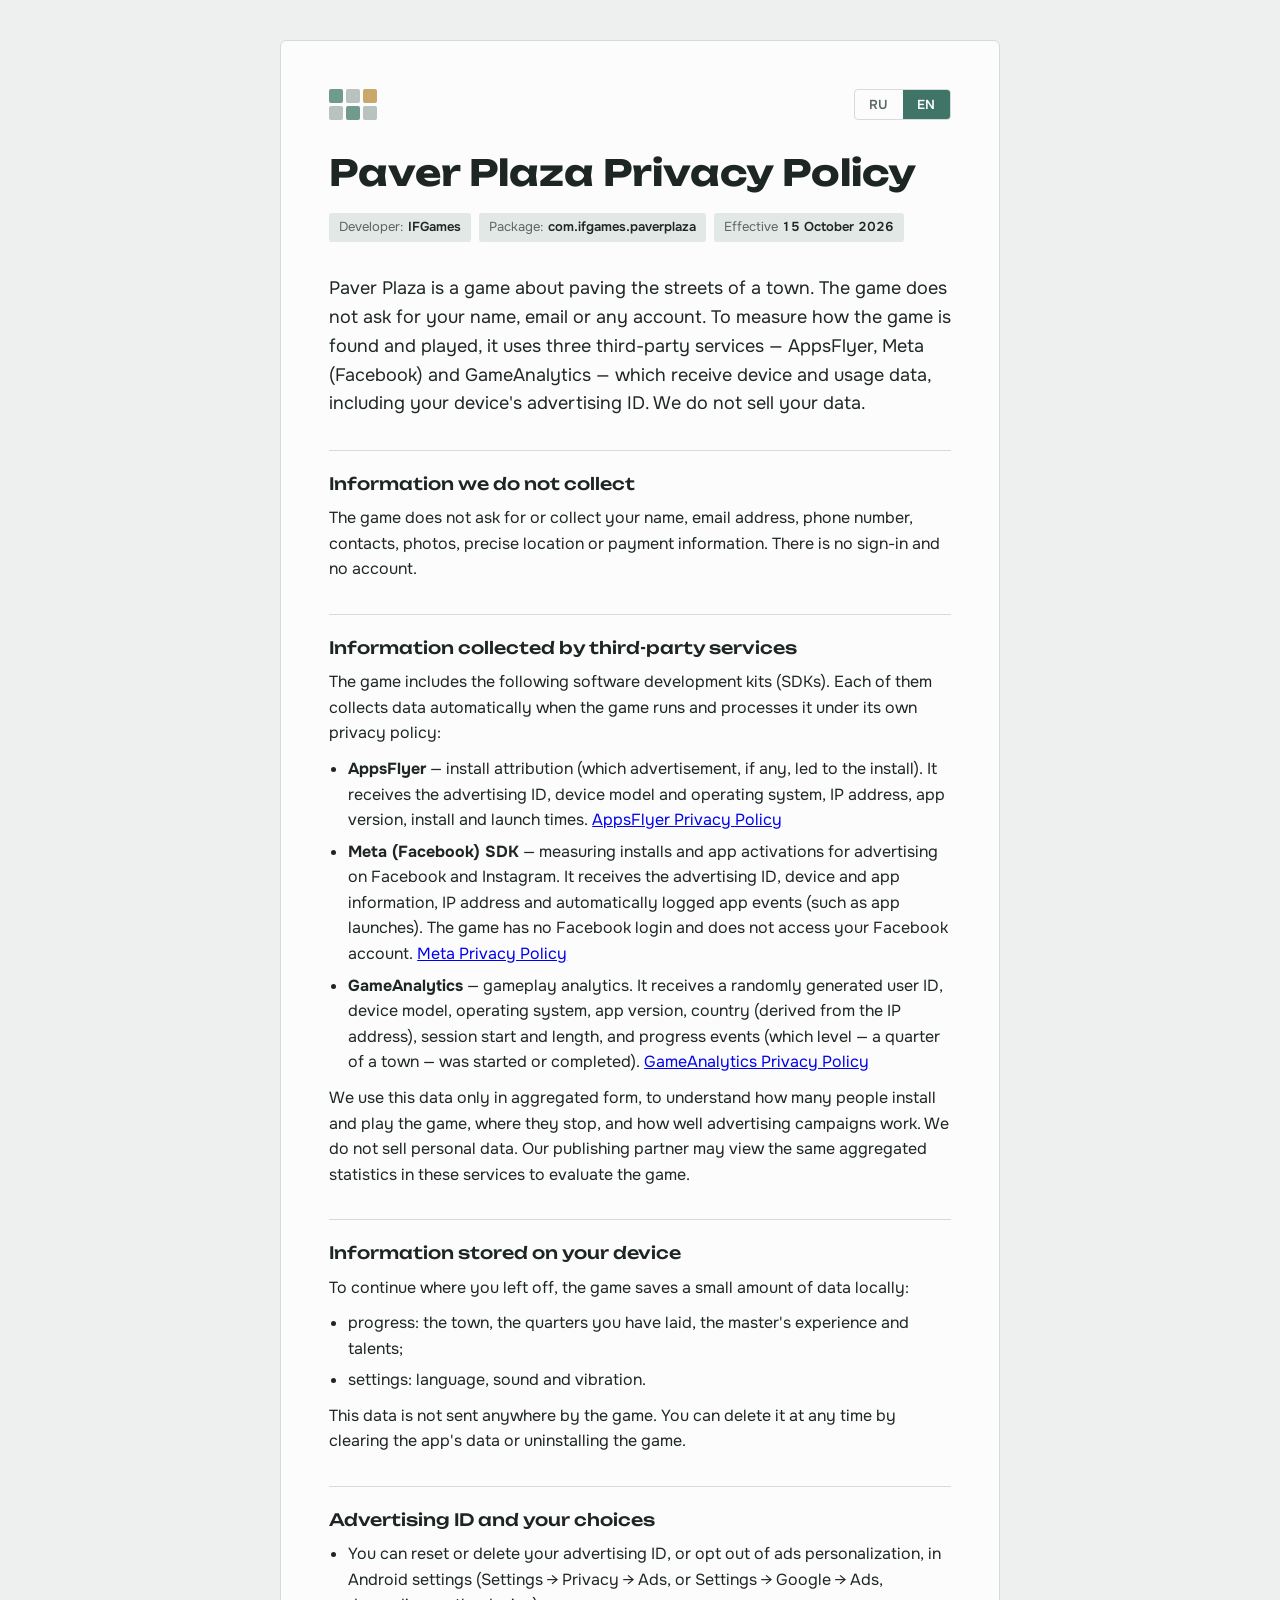
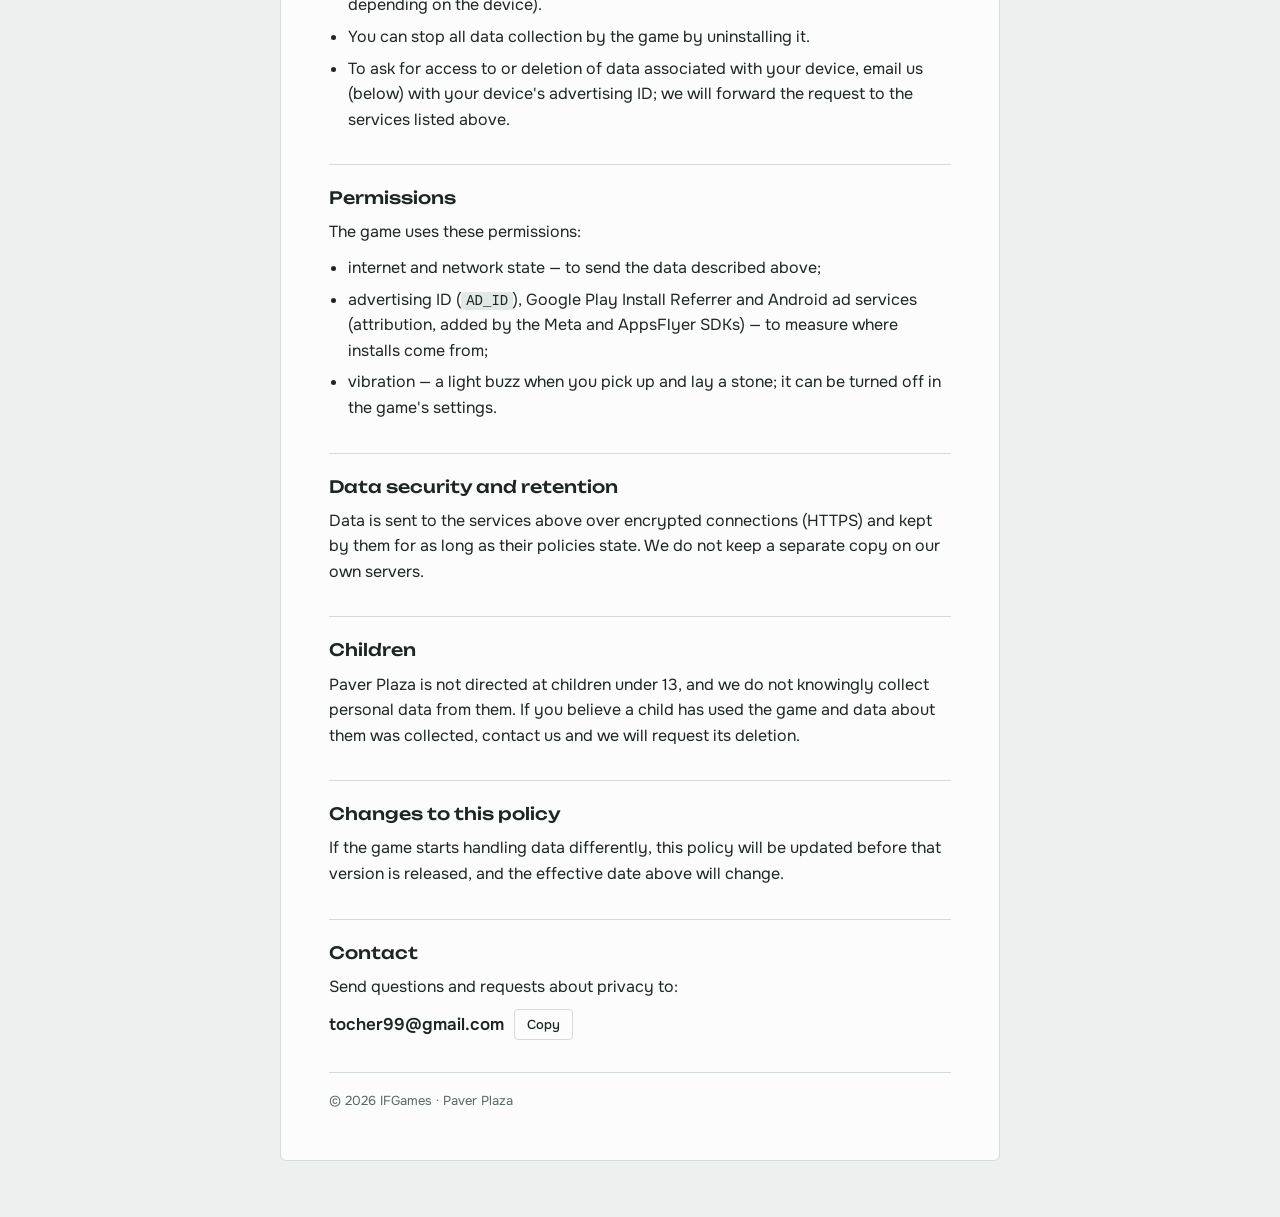
<file: paverplaza/privacy/index.html>
<!doctype html>
<html lang="en">
<head>
<meta charset="utf-8">
<meta name="viewport" content="width=device-width, initial-scale=1, viewport-fit=cover">
<meta name="color-scheme" content="light dark">
<title>Paver Plaza Privacy</title>
<link rel="preconnect" href="https://fonts.googleapis.com">
<link rel="preconnect" href="https://fonts.gstatic.com" crossorigin>
<link rel="stylesheet" href="https://fonts.googleapis.com/css2?family=Unbounded:wght@500;700&family=Onest:wght@400;500;600&display=swap">
<style>
  :root {
    --ground: #eef0ef;
    --paper: #fbfcfb;
    --ink: #1e2624;
    --muted: #5b6763;
    --line: #d5dbd8;
    --stone-a: #6f9a8d;
    --stone-b: #c9a86a;
    --stone-c: #b8c3bf;
    --accent: #3f7466;
    --accent-ink: #ffffff;
    --chip: #e2e8e5;
  }
  @media (prefers-color-scheme: dark) {
    :root:not([data-theme="light"]) {
      color-scheme: dark;
      --ground: #151a19;
      --paper: #1c2221;
      --ink: #e6ebe9;
      --muted: #9aa7a2;
      --line: #2f3836;
      --stone-a: #5f8a7e;
      --stone-b: #a88c56;
      --stone-c: #56615d;
      --accent: #8cc4b3;
      --accent-ink: #10201b;
      --chip: #26302d;
    }
  }
  :root[data-theme="dark"] {
    color-scheme: dark;
    --ground: #151a19;
    --paper: #1c2221;
    --ink: #e6ebe9;
    --muted: #9aa7a2;
    --line: #2f3836;
    --stone-a: #5f8a7e;
    --stone-b: #a88c56;
    --stone-c: #56615d;
    --accent: #8cc4b3;
    --accent-ink: #10201b;
    --chip: #26302d;
  }

  * { box-sizing: border-box; }
  body {
    margin: 0;
    background: var(--ground);
    color: var(--ink);
    font: 16px/1.6 "Onest", system-ui, -apple-system, "Segoe UI", Roboto, sans-serif;
    padding-inline: 16px;
    padding-block: 40px 56px;
  }
  .sheet {
    max-width: 720px;
    margin: 0 auto;
    background: var(--paper);
    border: 1px solid var(--line);
    border-radius: 6px;
    padding: clamp(24px, 5vw, 48px);
    display: grid;
    gap: 32px;
  }

  header { display: grid; gap: 20px; }
  .top { display: flex; align-items: center; justify-content: space-between; gap: 16px; flex-wrap: wrap; }
  .stones { display: grid; grid-template-columns: repeat(3, 14px); grid-template-rows: repeat(2, 14px); gap: 3px; }
  .stones i { display: block; border-radius: 2px; background: var(--stone-c); }
  .stones i:nth-child(1), .stones i:nth-child(5) { background: var(--stone-a); }
  .stones i:nth-child(3) { background: var(--stone-b); }

  .lang { display: inline-flex; border: 1px solid var(--line); border-radius: 4px; overflow: hidden; }
  .lang button {
    font: 600 13px/1 "Onest", system-ui, sans-serif;
    letter-spacing: .04em;
    padding: 8px 14px;
    border: 0;
    background: transparent;
    color: var(--muted);
    cursor: pointer;
  }
  .lang button[aria-pressed="true"] { background: var(--accent); color: var(--accent-ink); }
  .lang button:focus-visible, .copy:focus-visible { outline: 2px solid var(--accent); outline-offset: 2px; }

  h1 {
    font: 700 clamp(26px, 5vw, 36px)/1.15 "Unbounded", "Onest", system-ui, sans-serif;
    margin: 0;
    text-wrap: balance;
  }
  .meta { display: flex; flex-wrap: wrap; gap: 8px; margin: 0; padding: 0; list-style: none; }
  .meta li {
    background: var(--chip);
    border-radius: 3px;
    padding: 4px 10px;
    font-size: 13px;
    color: var(--muted);
    font-variant-numeric: tabular-nums;
  }
  .meta b { color: var(--ink); font-weight: 600; }

  .lead { font-size: 18px; margin: 0; max-width: 62ch; }

  section { display: grid; gap: 10px; }
  h2 {
    font: 500 17px/1.3 "Unbounded", "Onest", system-ui, sans-serif;
    margin: 0;
    padding-top: 22px;
    border-top: 1px solid var(--line);
    text-wrap: balance;
  }
  p, ul { margin: 0; max-width: 65ch; }
  ul { padding-left: 1.2em; display: grid; gap: 6px; }
  code {
    font: 14px/1.4 ui-monospace, "Cascadia Mono", Consolas, monospace;
    background: var(--chip);
    padding: 1px 5px;
    border-radius: 3px;
  }

  table { border-collapse: collapse; width: 100%; font-size: 15px; }
  .table { overflow-x: auto; }
  th, td { text-align: left; padding: 9px 12px 9px 0; border-bottom: 1px solid var(--line); vertical-align: top; }
  th { font-weight: 600; color: var(--muted); font-size: 13px; letter-spacing: .04em; text-transform: uppercase; }
  tr:last-child td { border-bottom: 0; }

  .contact { display: flex; flex-wrap: wrap; align-items: center; gap: 10px; }
  .mail { font-weight: 600; font-size: 17px; user-select: all; }
  .copy {
    font: 500 13px/1 "Onest", system-ui, sans-serif;
    padding: 8px 12px;
    border: 1px solid var(--line);
    border-radius: 4px;
    background: transparent;
    color: var(--ink);
    cursor: pointer;
  }

  footer { color: var(--muted); font-size: 13px; border-top: 1px solid var(--line); padding-top: 18px; }

  [data-lang] { display: none; }
  html[lang="ru"] [data-lang="ru"], html[lang="en"] [data-lang="en"] { display: grid; gap: 32px; }
</style>
</head>
<body>

<main class="sheet">
  <header>
    <div class="top">
      <div class="stones" aria-hidden="true"><i></i><i></i><i></i><i></i><i></i><i></i></div>
      <div class="lang" role="group" aria-label="Language">
        <button type="button" id="btn-ru" data-set="ru">RU</button>
        <button type="button" id="btn-en" data-set="en">EN</button>
      </div>
    </div>
  </header>

  <!-- ===================== RUSSIAN ===================== -->
  <div data-lang="ru">
    <header>
      <h1>Политика конфиденциальности Paver Plaza</h1>
      <ul class="meta">
        <li>Разработчик: <b>IFGames</b></li>
        <li>Пакет: <b>com.ifgames.paverplaza</b></li>
        <li>Действует с <b>15.10.2026</b></li>
      </ul>
    </header>

    <p class="lead">Paver Plaza — игра про мощение городских улиц. Игра не запрашивает имя, email и не требует аккаунта. Чтобы понимать, как игру находят и как в неё играют, в ней работают три сторонних сервиса — AppsFlyer, Meta (Facebook) и GameAnalytics. Они получают данные об устройстве и игре, в том числе рекламный идентификатор устройства. Мы не продаём ваши данные.</p>

    <section>
      <h2>Какие данные мы не собираем</h2>
    <p>Игра не запрашивает и не собирает имя, адрес электронной почты, номер телефона, контакты, фотографии, точное местоположение и платёжные данные. Входа и аккаунта нет.</p>
    </section>

    <section>
      <h2>Данные, которые собирают сторонние сервисы</h2>
    <p>В игру встроены следующие SDK. Каждый из них автоматически собирает данные, пока игра запущена, и обрабатывает их по своей политике конфиденциальности:</p>
    <ul>
      <li><strong>AppsFlyer</strong> — атрибуция установок (какая реклама, если была, привела к установке). Получает рекламный идентификатор, модель устройства и версию системы, IP-адрес, версию приложения, время установки и запусков. <a href="https://www.appsflyer.com/legal/services-privacy-policy/" rel="noopener">Политика AppsFlyer</a></li>
      <li><strong>Meta (Facebook) SDK</strong> — учёт установок и запусков для рекламы в Facebook и Instagram. Получает рекламный идентификатор, данные об устройстве и приложении, IP-адрес и автоматически записываемые события (например, запуск приложения). Входа через Facebook в игре нет, к вашему аккаунту Facebook игра доступа не получает. <a href="https://www.facebook.com/privacy/policy/" rel="noopener">Политика Meta</a></li>
      <li><strong>GameAnalytics</strong> — игровая аналитика. Получает случайно созданный идентификатор пользователя, модель устройства, версию системы и приложения, страну (по IP-адресу), начало и длительность сессий и события прогресса (какой уровень — квартал города — начат или пройден). <a href="https://gameanalytics.com/privacy/" rel="noopener">Политика GameAnalytics</a></li>
    </ul>
    <p>Мы используем эти данные только в обобщённом виде: сколько людей устанавливают игру и играют, где они останавливаются, насколько хорошо работает реклама. Мы не продаём персональные данные. Наш издатель может видеть ту же обобщённую статистику в этих сервисах, чтобы оценить игру.</p>
    </section>

    <section>
      <h2>Данные на вашем устройстве</h2>
    <p>Чтобы игра продолжалась с того же места, на телефоне сохраняется немного данных:</p>
    <ul>
      <li>прогресс: номер города, уложенные кварталы, опыт и таланты мастера;</li>
      <li>настройки: язык, звук и вибрация.</li>
    </ul>
    <p>Игра никуда их не отправляет. Их можно удалить в любой момент, очистив данные приложения или удалив игру.</p>
    </section>

    <section>
      <h2>Рекламный идентификатор и ваш выбор</h2>
    <ul>
      <li>Сбросить или удалить рекламный идентификатор, а также отказаться от персонализации рекламы можно в настройках Android (Настройки → Конфиденциальность → Реклама или Настройки → Google → Реклама, в зависимости от устройства).</li>
      <li>Чтобы полностью прекратить сбор данных игрой, удалите её.</li>
      <li>Чтобы запросить доступ к данным вашего устройства или их удаление, напишите нам (адрес ниже) и укажите рекламный идентификатор устройства — мы передадим запрос перечисленным сервисам.</li>
    </ul>
    </section>

    <section>
      <h2>Разрешения</h2>
    <p>Игра использует такие разрешения:</p>
    <ul>
      <li>интернет и состояние сети — чтобы отправлять описанные выше данные;</li>
      <li>рекламный идентификатор (<code>AD_ID</code>), Google Play Install Referrer и рекламные сервисы Android (атрибуция, их добавляют SDK Meta и AppsFlyer) — чтобы понимать, откуда приходят установки;</li>
      <li>вибрация — лёгкий отклик, когда вы берёте и кладёте камень, её можно отключить в настройках игры.</li>
    </ul>
    </section>

    <section>
      <h2>Безопасность и хранение данных</h2>
    <p>Данные передаются перечисленным сервисам по зашифрованному соединению (HTTPS) и хранятся у них столько, сколько указано в их политиках. Отдельной копии на собственных серверах мы не храним.</p>
    </section>

    <section>
      <h2>Дети</h2>
    <p>Paver Plaza не предназначена для детей младше 13 лет, и мы сознательно не собираем их персональные данные. Если вы считаете, что игрой пользовался ребёнок и данные о нём были собраны, напишите нам — мы запросим их удаление.</p>
    </section>

    <section>
      <h2>Изменения политики</h2>
    <p>Если игра начнёт обращаться с данными иначе, политика будет обновлена до выхода такой версии, а дата вступления в силу изменится.</p>
    </section>

    <section>
      <h2>Связь</h2>
      <p>Вопросы и запросы о конфиденциальности присылайте на почту:</p>
      <div class="contact">
        <span class="mail">tocher99@gmail.com</span>
        <button type="button" class="copy" id="copy-ru">Скопировать</button>
      </div>
    </section>
  </div>

  <!-- ===================== ENGLISH ===================== -->
  <div data-lang="en">
    <header>
      <h1>Paver Plaza Privacy Policy</h1>
      <ul class="meta">
        <li>Developer: <b>IFGames</b></li>
        <li>Package: <b>com.ifgames.paverplaza</b></li>
        <li>Effective <b>15 October 2026</b></li>
      </ul>
    </header>

    <p class="lead">Paver Plaza is a game about paving the streets of a town. The game does not ask for your name, email or any account. To measure how the game is found and played, it uses three third-party services — AppsFlyer, Meta (Facebook) and GameAnalytics — which receive device and usage data, including your device's advertising ID. We do not sell your data.</p>

    <section>
      <h2>Information we do not collect</h2>
    <p>The game does not ask for or collect your name, email address, phone number, contacts, photos, precise location or payment information. There is no sign-in and no account.</p>
    </section>

    <section>
      <h2>Information collected by third-party services</h2>
    <p>The game includes the following software development kits (SDKs). Each of them collects data automatically when the game runs and processes it under its own privacy policy:</p>
    <ul>
      <li><strong>AppsFlyer</strong> — install attribution (which advertisement, if any, led to the install). It receives the advertising ID, device model and operating system, IP address, app version, install and launch times. <a href="https://www.appsflyer.com/legal/services-privacy-policy/" rel="noopener">AppsFlyer Privacy Policy</a></li>
      <li><strong>Meta (Facebook) SDK</strong> — measuring installs and app activations for advertising on Facebook and Instagram. It receives the advertising ID, device and app information, IP address and automatically logged app events (such as app launches). The game has no Facebook login and does not access your Facebook account. <a href="https://www.facebook.com/privacy/policy/" rel="noopener">Meta Privacy Policy</a></li>
      <li><strong>GameAnalytics</strong> — gameplay analytics. It receives a randomly generated user ID, device model, operating system, app version, country (derived from the IP address), session start and length, and progress events (which level — a quarter of a town — was started or completed). <a href="https://gameanalytics.com/privacy/" rel="noopener">GameAnalytics Privacy Policy</a></li>
    </ul>
    <p>We use this data only in aggregated form, to understand how many people install and play the game, where they stop, and how well advertising campaigns work. We do not sell personal data. Our publishing partner may view the same aggregated statistics in these services to evaluate the game.</p>
    </section>

    <section>
      <h2>Information stored on your device</h2>
    <p>To continue where you left off, the game saves a small amount of data locally:</p>
    <ul>
      <li>progress: the town, the quarters you have laid, the master's experience and talents;</li>
      <li>settings: language, sound and vibration.</li>
    </ul>
    <p>This data is not sent anywhere by the game. You can delete it at any time by clearing the app's data or uninstalling the game.</p>
    </section>

    <section>
      <h2>Advertising ID and your choices</h2>
    <ul>
      <li>You can reset or delete your advertising ID, or opt out of ads personalization, in Android settings (Settings → Privacy → Ads, or Settings → Google → Ads, depending on the device).</li>
      <li>You can stop all data collection by the game by uninstalling it.</li>
      <li>To ask for access to or deletion of data associated with your device, email us (below) with your device's advertising ID; we will forward the request to the services listed above.</li>
    </ul>
    </section>

    <section>
      <h2>Permissions</h2>
    <p>The game uses these permissions:</p>
    <ul>
      <li>internet and network state — to send the data described above;</li>
      <li>advertising ID (<code>AD_ID</code>), Google Play Install Referrer and Android ad services (attribution, added by the Meta and AppsFlyer SDKs) — to measure where installs come from;</li>
      <li>vibration — a light buzz when you pick up and lay a stone; it can be turned off in the game's settings.</li>
    </ul>
    </section>

    <section>
      <h2>Data security and retention</h2>
    <p>Data is sent to the services above over encrypted connections (HTTPS) and kept by them for as long as their policies state. We do not keep a separate copy on our own servers.</p>
    </section>

    <section>
      <h2>Children</h2>
    <p>Paver Plaza is not directed at children under 13, and we do not knowingly collect personal data from them. If you believe a child has used the game and data about them was collected, contact us and we will request its deletion.</p>
    </section>

    <section>
      <h2>Changes to this policy</h2>
    <p>If the game starts handling data differently, this policy will be updated before that version is released, and the effective date above will change.</p>
    </section>

    <section>
      <h2>Contact</h2>
      <p>Send questions and requests about privacy to:</p>
      <div class="contact">
        <span class="mail">tocher99@gmail.com</span>
        <button type="button" class="copy" id="copy-en">Copy</button>
      </div>
    </section>
  </div>

  <footer>© 2026 IFGames · Paver Plaza</footer>
</main>

<script>
  (function () {
    var root = document.documentElement;
    function set(lang) {
      root.lang = lang;
      document.getElementById('btn-ru').setAttribute('aria-pressed', lang === 'ru');
      document.getElementById('btn-en').setAttribute('aria-pressed', lang === 'en');
      document.title = lang === 'ru' ? 'Paver Plaza — конфиденциальность' : 'Paver Plaza Privacy';
    }
    var hash = (location.hash || '').replace('#', '');
    var nav = (navigator.language || 'en').slice(0, 2).toLowerCase();
    set(hash === 'ru' || hash === 'en' ? hash : (['ru', 'uk', 'be'].indexOf(nav) >= 0 ? 'ru' : 'en'));

    document.querySelectorAll('[data-set]').forEach(function (b) {
      b.addEventListener('click', function () { set(b.getAttribute('data-set')); });
    });
    document.querySelectorAll('.copy').forEach(function (b) {
      var label = b.textContent;
      b.addEventListener('click', function () {
        var mail = 'tocher99@gmail.com';
        var done = function () {
          b.textContent = root.lang === 'ru' ? 'Скопировано' : 'Copied';
          setTimeout(function () { b.textContent = label; }, 1600);
        };
        var select = function () {
          var r = document.createRange();
          r.selectNodeContents(b.previousElementSibling);
          var s = getSelection(); s.removeAllRanges(); s.addRange(r);
        };
        try {
          navigator.clipboard.writeText(mail).then(done, select);
        } catch (e) { select(); }
      });
    });
  })();
</script>
</body>
</html>
</file>
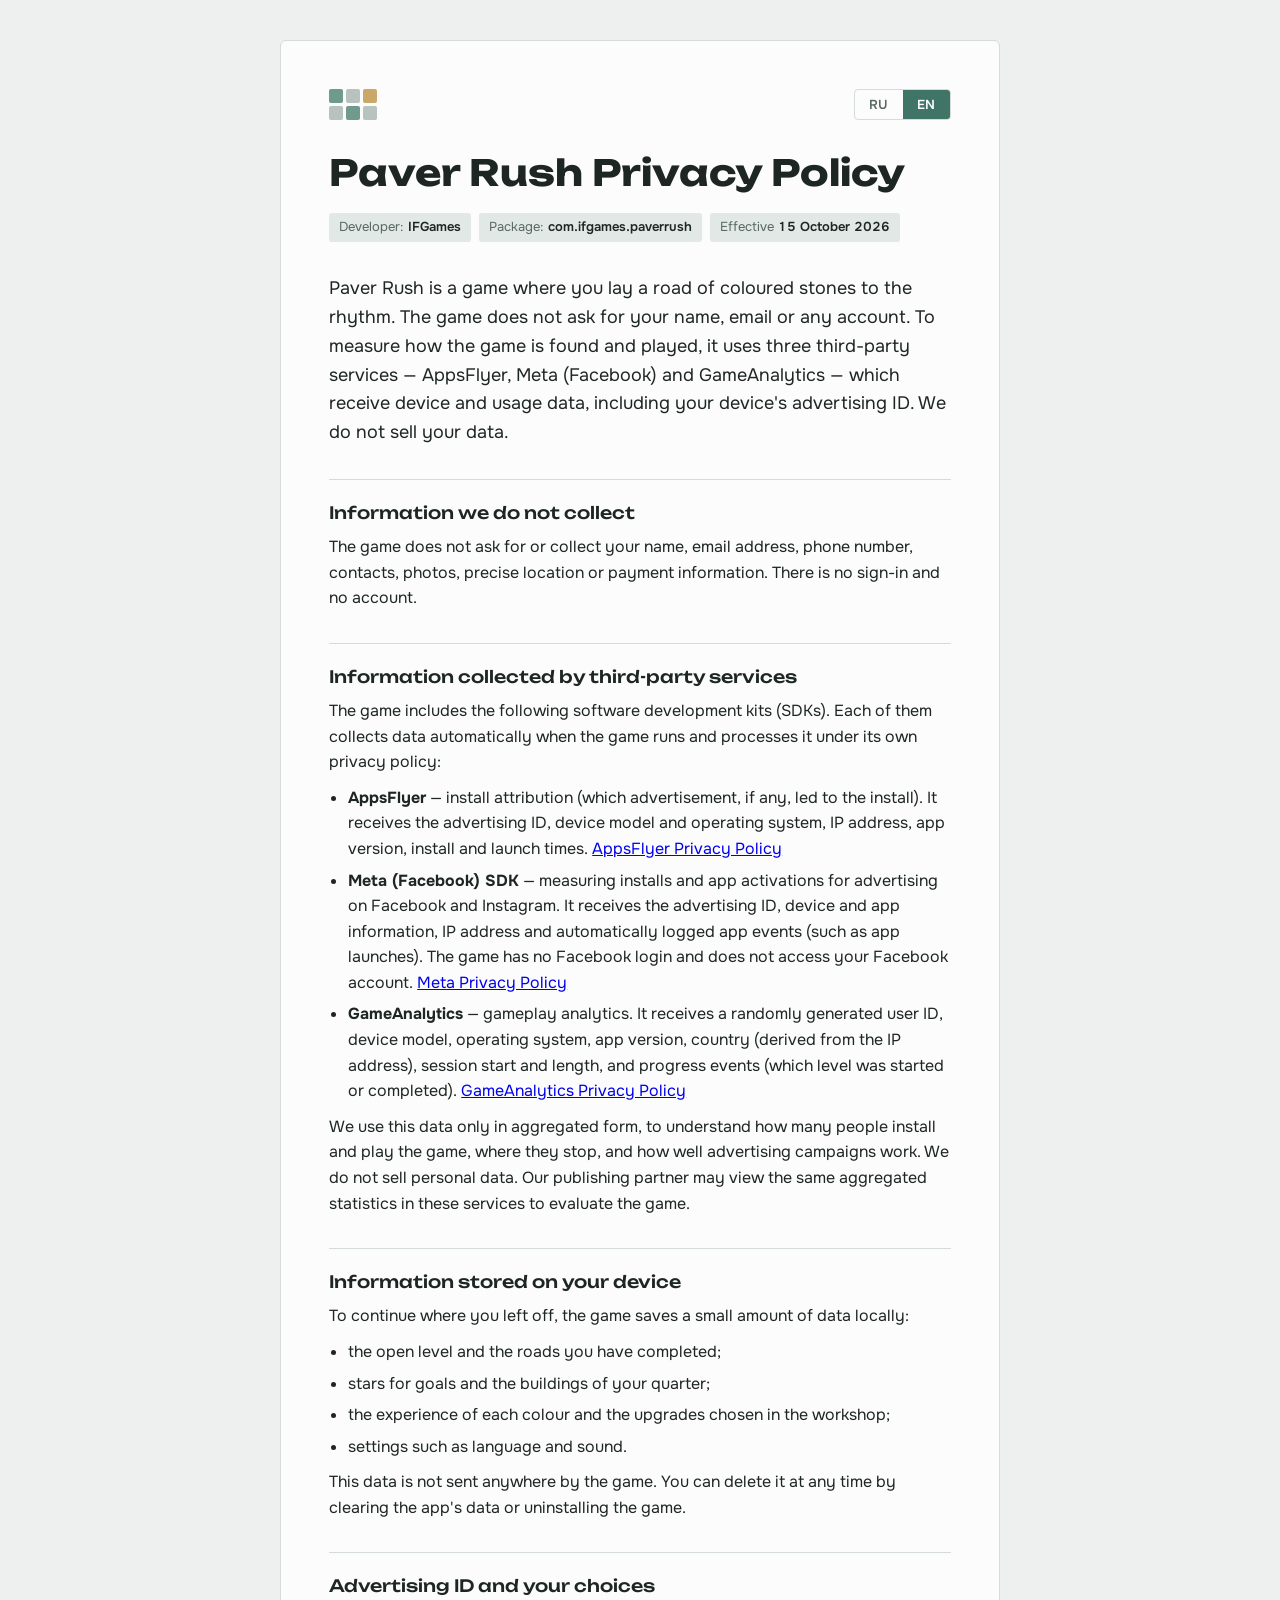
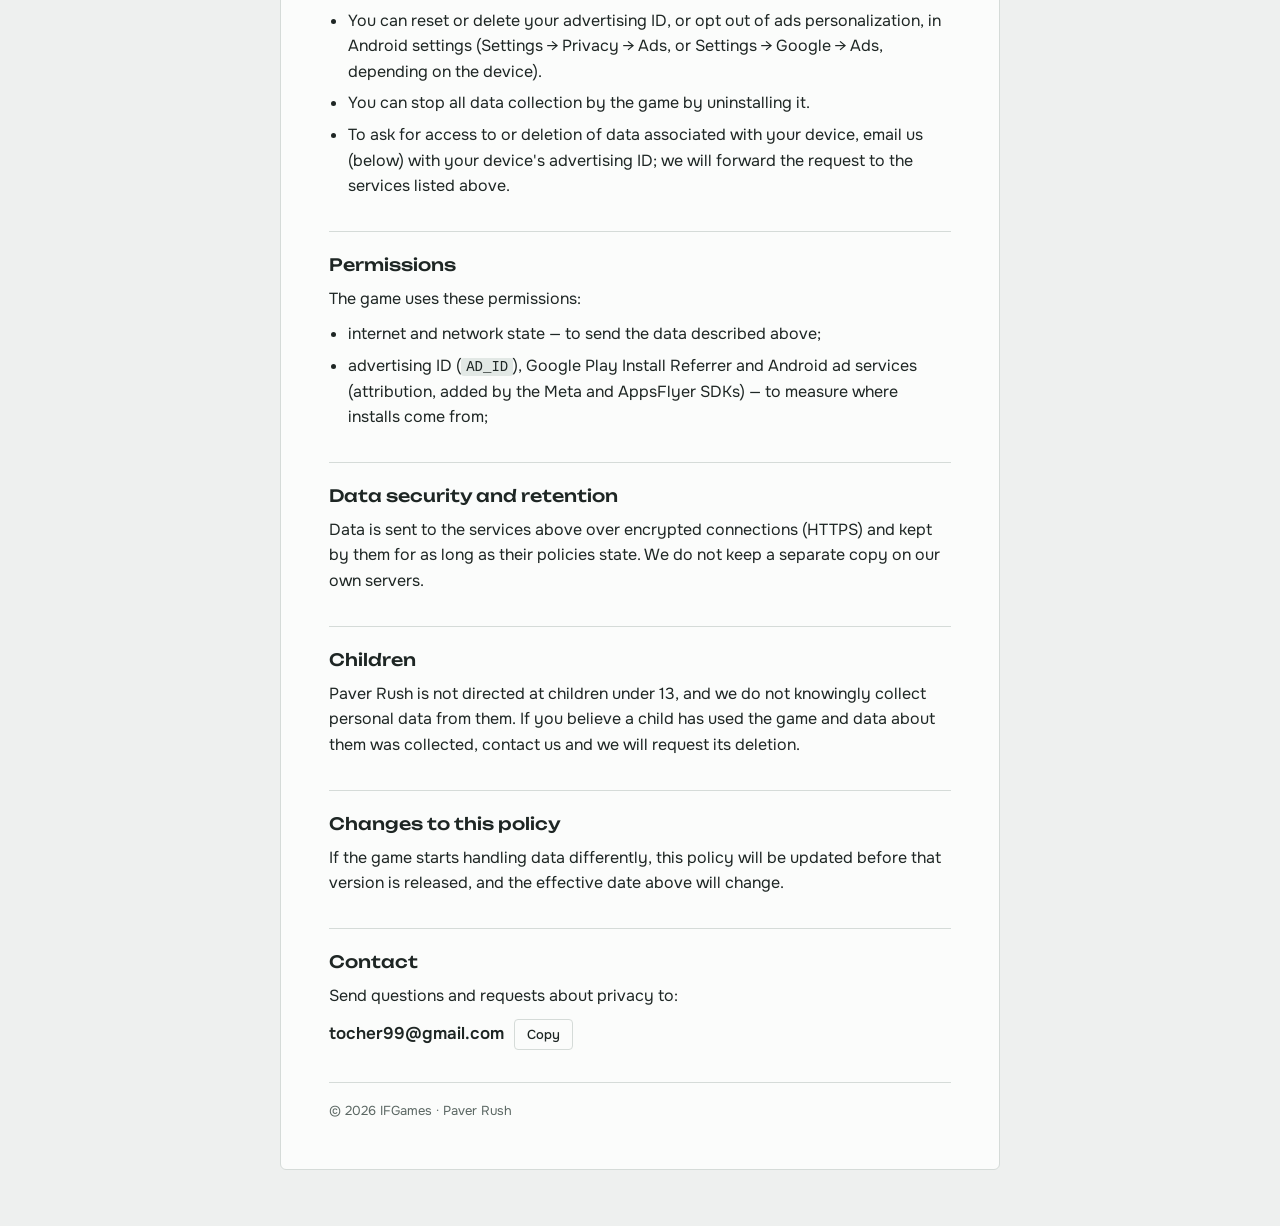
<file: paverrush/privacy/index.html>
<!doctype html>
<html lang="en">
<head>
<meta charset="utf-8">
<meta name="viewport" content="width=device-width, initial-scale=1, viewport-fit=cover">
<meta name="color-scheme" content="light dark">
<title>Paver Rush Privacy</title>
<link rel="preconnect" href="https://fonts.googleapis.com">
<link rel="preconnect" href="https://fonts.gstatic.com" crossorigin>
<link rel="stylesheet" href="https://fonts.googleapis.com/css2?family=Unbounded:wght@500;700&family=Onest:wght@400;500;600&display=swap">
<style>
  :root {
    --ground: #eef0ef;
    --paper: #fbfcfb;
    --ink: #1e2624;
    --muted: #5b6763;
    --line: #d5dbd8;
    --stone-a: #6f9a8d;
    --stone-b: #c9a86a;
    --stone-c: #b8c3bf;
    --accent: #3f7466;
    --accent-ink: #ffffff;
    --chip: #e2e8e5;
  }
  @media (prefers-color-scheme: dark) {
    :root:not([data-theme="light"]) {
      color-scheme: dark;
      --ground: #151a19;
      --paper: #1c2221;
      --ink: #e6ebe9;
      --muted: #9aa7a2;
      --line: #2f3836;
      --stone-a: #5f8a7e;
      --stone-b: #a88c56;
      --stone-c: #56615d;
      --accent: #8cc4b3;
      --accent-ink: #10201b;
      --chip: #26302d;
    }
  }
  :root[data-theme="dark"] {
    color-scheme: dark;
    --ground: #151a19;
    --paper: #1c2221;
    --ink: #e6ebe9;
    --muted: #9aa7a2;
    --line: #2f3836;
    --stone-a: #5f8a7e;
    --stone-b: #a88c56;
    --stone-c: #56615d;
    --accent: #8cc4b3;
    --accent-ink: #10201b;
    --chip: #26302d;
  }

  * { box-sizing: border-box; }
  body {
    margin: 0;
    background: var(--ground);
    color: var(--ink);
    font: 16px/1.6 "Onest", system-ui, -apple-system, "Segoe UI", Roboto, sans-serif;
    padding-inline: 16px;
    padding-block: 40px 56px;
  }
  .sheet {
    max-width: 720px;
    margin: 0 auto;
    background: var(--paper);
    border: 1px solid var(--line);
    border-radius: 6px;
    padding: clamp(24px, 5vw, 48px);
    display: grid;
    gap: 32px;
  }

  header { display: grid; gap: 20px; }
  .top { display: flex; align-items: center; justify-content: space-between; gap: 16px; flex-wrap: wrap; }
  .stones { display: grid; grid-template-columns: repeat(3, 14px); grid-template-rows: repeat(2, 14px); gap: 3px; }
  .stones i { display: block; border-radius: 2px; background: var(--stone-c); }
  .stones i:nth-child(1), .stones i:nth-child(5) { background: var(--stone-a); }
  .stones i:nth-child(3) { background: var(--stone-b); }

  .lang { display: inline-flex; border: 1px solid var(--line); border-radius: 4px; overflow: hidden; }
  .lang button {
    font: 600 13px/1 "Onest", system-ui, sans-serif;
    letter-spacing: .04em;
    padding: 8px 14px;
    border: 0;
    background: transparent;
    color: var(--muted);
    cursor: pointer;
  }
  .lang button[aria-pressed="true"] { background: var(--accent); color: var(--accent-ink); }
  .lang button:focus-visible, .copy:focus-visible { outline: 2px solid var(--accent); outline-offset: 2px; }

  h1 {
    font: 700 clamp(26px, 5vw, 36px)/1.15 "Unbounded", "Onest", system-ui, sans-serif;
    margin: 0;
    text-wrap: balance;
  }
  .meta { display: flex; flex-wrap: wrap; gap: 8px; margin: 0; padding: 0; list-style: none; }
  .meta li {
    background: var(--chip);
    border-radius: 3px;
    padding: 4px 10px;
    font-size: 13px;
    color: var(--muted);
    font-variant-numeric: tabular-nums;
  }
  .meta b { color: var(--ink); font-weight: 600; }

  .lead { font-size: 18px; margin: 0; max-width: 62ch; }

  section { display: grid; gap: 10px; }
  h2 {
    font: 500 17px/1.3 "Unbounded", "Onest", system-ui, sans-serif;
    margin: 0;
    padding-top: 22px;
    border-top: 1px solid var(--line);
    text-wrap: balance;
  }
  p, ul { margin: 0; max-width: 65ch; }
  ul { padding-left: 1.2em; display: grid; gap: 6px; }
  code {
    font: 14px/1.4 ui-monospace, "Cascadia Mono", Consolas, monospace;
    background: var(--chip);
    padding: 1px 5px;
    border-radius: 3px;
  }

  table { border-collapse: collapse; width: 100%; font-size: 15px; }
  .table { overflow-x: auto; }
  th, td { text-align: left; padding: 9px 12px 9px 0; border-bottom: 1px solid var(--line); vertical-align: top; }
  th { font-weight: 600; color: var(--muted); font-size: 13px; letter-spacing: .04em; text-transform: uppercase; }
  tr:last-child td { border-bottom: 0; }

  .contact { display: flex; flex-wrap: wrap; align-items: center; gap: 10px; }
  .mail { font-weight: 600; font-size: 17px; user-select: all; }
  .copy {
    font: 500 13px/1 "Onest", system-ui, sans-serif;
    padding: 8px 12px;
    border: 1px solid var(--line);
    border-radius: 4px;
    background: transparent;
    color: var(--ink);
    cursor: pointer;
  }

  footer { color: var(--muted); font-size: 13px; border-top: 1px solid var(--line); padding-top: 18px; }

  [data-lang] { display: none; }
  html[lang="ru"] [data-lang="ru"], html[lang="en"] [data-lang="en"] { display: grid; gap: 32px; }
</style>
</head>
<body>

<main class="sheet">
  <header>
    <div class="top">
      <div class="stones" aria-hidden="true"><i></i><i></i><i></i><i></i><i></i><i></i></div>
      <div class="lang" role="group" aria-label="Language">
        <button type="button" id="btn-ru" data-set="ru">RU</button>
        <button type="button" id="btn-en" data-set="en">EN</button>
      </div>
    </div>
  </header>

  <!-- ===================== RUSSIAN ===================== -->
  <div data-lang="ru">
    <header>
      <h1>Политика конфиденциальности Paver Rush</h1>
      <ul class="meta">
        <li>Разработчик: <b>IFGames</b></li>
        <li>Пакет: <b>com.ifgames.paverrush</b></li>
        <li>Действует с <b>15.10.2026</b></li>
      </ul>
    </header>

    <p class="lead">Paver Rush — игра, в которой вы в ритм выкладываете дорогу из цветных камней. Игра не запрашивает имя, email и не требует аккаунта. Чтобы понимать, как игру находят и как в неё играют, в ней работают три сторонних сервиса — AppsFlyer, Meta (Facebook) и GameAnalytics. Они получают данные об устройстве и игре, в том числе рекламный идентификатор устройства. Мы не продаём ваши данные.</p>

    <section>
      <h2>Какие данные мы не собираем</h2>
    <p>Игра не запрашивает и не собирает имя, адрес электронной почты, номер телефона, контакты, фотографии, точное местоположение и платёжные данные. Входа и аккаунта нет.</p>
    </section>

    <section>
      <h2>Данные, которые собирают сторонние сервисы</h2>
    <p>В игру встроены следующие SDK. Каждый из них автоматически собирает данные, пока игра запущена, и обрабатывает их по своей политике конфиденциальности:</p>
    <ul>
      <li><strong>AppsFlyer</strong> — атрибуция установок (какая реклама, если была, привела к установке). Получает рекламный идентификатор, модель устройства и версию системы, IP-адрес, версию приложения, время установки и запусков. <a href="https://www.appsflyer.com/legal/services-privacy-policy/" rel="noopener">Политика AppsFlyer</a></li>
      <li><strong>Meta (Facebook) SDK</strong> — учёт установок и запусков для рекламы в Facebook и Instagram. Получает рекламный идентификатор, данные об устройстве и приложении, IP-адрес и автоматически записываемые события (например, запуск приложения). Входа через Facebook в игре нет, к вашему аккаунту Facebook игра доступа не получает. <a href="https://www.facebook.com/privacy/policy/" rel="noopener">Политика Meta</a></li>
      <li><strong>GameAnalytics</strong> — игровая аналитика. Получает случайно созданный идентификатор пользователя, модель устройства, версию системы и приложения, страну (по IP-адресу), начало и длительность сессий и события прогресса (какой уровень начат или пройден). <a href="https://gameanalytics.com/privacy/" rel="noopener">Политика GameAnalytics</a></li>
    </ul>
    <p>Мы используем эти данные только в обобщённом виде: сколько людей устанавливают игру и играют, где они останавливаются, насколько хорошо работает реклама. Мы не продаём персональные данные. Наш издатель может видеть ту же обобщённую статистику в этих сервисах, чтобы оценить игру.</p>
    </section>

    <section>
      <h2>Данные на вашем устройстве</h2>
    <p>Чтобы игра продолжалась с того же места, на телефоне сохраняется немного данных:</p>
    <ul>
      <li>открытый уровень и пройденные дороги;</li>
      <li>звёзды за задания и постройки вашего квартала;</li>
      <li>опыт каждого цвета и выбранные улучшения в мастерской;</li>
      <li>настройки: язык и звук.</li>
    </ul>
    <p>Игра никуда их не отправляет. Их можно удалить в любой момент, очистив данные приложения или удалив игру.</p>
    </section>

    <section>
      <h2>Рекламный идентификатор и ваш выбор</h2>
    <ul>
      <li>Сбросить или удалить рекламный идентификатор, а также отказаться от персонализации рекламы можно в настройках Android (Настройки → Конфиденциальность → Реклама или Настройки → Google → Реклама, в зависимости от устройства).</li>
      <li>Чтобы полностью прекратить сбор данных игрой, удалите её.</li>
      <li>Чтобы запросить доступ к данным вашего устройства или их удаление, напишите нам (адрес ниже) и укажите рекламный идентификатор устройства — мы передадим запрос перечисленным сервисам.</li>
    </ul>
    </section>

    <section>
      <h2>Разрешения</h2>
    <p>Игра использует такие разрешения:</p>
    <ul>
      <li>интернет и состояние сети — чтобы отправлять описанные выше данные;</li>
      <li>рекламный идентификатор (<code>AD_ID</code>), Google Play Install Referrer и рекламные сервисы Android (атрибуция, их добавляют SDK Meta и AppsFlyer) — чтобы понимать, откуда приходят установки;</li>
    </ul>
    </section>

    <section>
      <h2>Безопасность и хранение данных</h2>
    <p>Данные передаются перечисленным сервисам по зашифрованному соединению (HTTPS) и хранятся у них столько, сколько указано в их политиках. Отдельной копии на собственных серверах мы не храним.</p>
    </section>

    <section>
      <h2>Дети</h2>
    <p>Paver Rush не предназначена для детей младше 13 лет, и мы сознательно не собираем их персональные данные. Если вы считаете, что игрой пользовался ребёнок и данные о нём были собраны, напишите нам — мы запросим их удаление.</p>
    </section>

    <section>
      <h2>Изменения политики</h2>
    <p>Если игра начнёт обращаться с данными иначе, политика будет обновлена до выхода такой версии, а дата вступления в силу изменится.</p>
    </section>

    <section>
      <h2>Связь</h2>
      <p>Вопросы и запросы о конфиденциальности присылайте на почту:</p>
      <div class="contact">
        <span class="mail">tocher99@gmail.com</span>
        <button type="button" class="copy" id="copy-ru">Скопировать</button>
      </div>
    </section>
  </div>

  <!-- ===================== ENGLISH ===================== -->
  <div data-lang="en">
    <header>
      <h1>Paver Rush Privacy Policy</h1>
      <ul class="meta">
        <li>Developer: <b>IFGames</b></li>
        <li>Package: <b>com.ifgames.paverrush</b></li>
        <li>Effective <b>15 October 2026</b></li>
      </ul>
    </header>

    <p class="lead">Paver Rush is a game where you lay a road of coloured stones to the rhythm. The game does not ask for your name, email or any account. To measure how the game is found and played, it uses three third-party services — AppsFlyer, Meta (Facebook) and GameAnalytics — which receive device and usage data, including your device's advertising ID. We do not sell your data.</p>

    <section>
      <h2>Information we do not collect</h2>
    <p>The game does not ask for or collect your name, email address, phone number, contacts, photos, precise location or payment information. There is no sign-in and no account.</p>
    </section>

    <section>
      <h2>Information collected by third-party services</h2>
    <p>The game includes the following software development kits (SDKs). Each of them collects data automatically when the game runs and processes it under its own privacy policy:</p>
    <ul>
      <li><strong>AppsFlyer</strong> — install attribution (which advertisement, if any, led to the install). It receives the advertising ID, device model and operating system, IP address, app version, install and launch times. <a href="https://www.appsflyer.com/legal/services-privacy-policy/" rel="noopener">AppsFlyer Privacy Policy</a></li>
      <li><strong>Meta (Facebook) SDK</strong> — measuring installs and app activations for advertising on Facebook and Instagram. It receives the advertising ID, device and app information, IP address and automatically logged app events (such as app launches). The game has no Facebook login and does not access your Facebook account. <a href="https://www.facebook.com/privacy/policy/" rel="noopener">Meta Privacy Policy</a></li>
      <li><strong>GameAnalytics</strong> — gameplay analytics. It receives a randomly generated user ID, device model, operating system, app version, country (derived from the IP address), session start and length, and progress events (which level was started or completed). <a href="https://gameanalytics.com/privacy/" rel="noopener">GameAnalytics Privacy Policy</a></li>
    </ul>
    <p>We use this data only in aggregated form, to understand how many people install and play the game, where they stop, and how well advertising campaigns work. We do not sell personal data. Our publishing partner may view the same aggregated statistics in these services to evaluate the game.</p>
    </section>

    <section>
      <h2>Information stored on your device</h2>
    <p>To continue where you left off, the game saves a small amount of data locally:</p>
    <ul>
      <li>the open level and the roads you have completed;</li>
      <li>stars for goals and the buildings of your quarter;</li>
      <li>the experience of each colour and the upgrades chosen in the workshop;</li>
      <li>settings such as language and sound.</li>
    </ul>
    <p>This data is not sent anywhere by the game. You can delete it at any time by clearing the app's data or uninstalling the game.</p>
    </section>

    <section>
      <h2>Advertising ID and your choices</h2>
    <ul>
      <li>You can reset or delete your advertising ID, or opt out of ads personalization, in Android settings (Settings → Privacy → Ads, or Settings → Google → Ads, depending on the device).</li>
      <li>You can stop all data collection by the game by uninstalling it.</li>
      <li>To ask for access to or deletion of data associated with your device, email us (below) with your device's advertising ID; we will forward the request to the services listed above.</li>
    </ul>
    </section>

    <section>
      <h2>Permissions</h2>
    <p>The game uses these permissions:</p>
    <ul>
      <li>internet and network state — to send the data described above;</li>
      <li>advertising ID (<code>AD_ID</code>), Google Play Install Referrer and Android ad services (attribution, added by the Meta and AppsFlyer SDKs) — to measure where installs come from;</li>
    </ul>
    </section>

    <section>
      <h2>Data security and retention</h2>
    <p>Data is sent to the services above over encrypted connections (HTTPS) and kept by them for as long as their policies state. We do not keep a separate copy on our own servers.</p>
    </section>

    <section>
      <h2>Children</h2>
    <p>Paver Rush is not directed at children under 13, and we do not knowingly collect personal data from them. If you believe a child has used the game and data about them was collected, contact us and we will request its deletion.</p>
    </section>

    <section>
      <h2>Changes to this policy</h2>
    <p>If the game starts handling data differently, this policy will be updated before that version is released, and the effective date above will change.</p>
    </section>

    <section>
      <h2>Contact</h2>
      <p>Send questions and requests about privacy to:</p>
      <div class="contact">
        <span class="mail">tocher99@gmail.com</span>
        <button type="button" class="copy" id="copy-en">Copy</button>
      </div>
    </section>
  </div>

  <footer>© 2026 IFGames · Paver Rush</footer>
</main>

<script>
  (function () {
    var root = document.documentElement;
    function set(lang) {
      root.lang = lang;
      document.getElementById('btn-ru').setAttribute('aria-pressed', lang === 'ru');
      document.getElementById('btn-en').setAttribute('aria-pressed', lang === 'en');
      document.title = lang === 'ru' ? 'Paver Rush — конфиденциальность' : 'Paver Rush Privacy';
    }
    var hash = (location.hash || '').replace('#', '');
    var nav = (navigator.language || 'en').slice(0, 2).toLowerCase();
    set(hash === 'ru' || hash === 'en' ? hash : (['ru', 'uk', 'be'].indexOf(nav) >= 0 ? 'ru' : 'en'));

    document.querySelectorAll('[data-set]').forEach(function (b) {
      b.addEventListener('click', function () { set(b.getAttribute('data-set')); });
    });
    document.querySelectorAll('.copy').forEach(function (b) {
      var label = b.textContent;
      b.addEventListener('click', function () {
        var mail = 'tocher99@gmail.com';
        var done = function () {
          b.textContent = root.lang === 'ru' ? 'Скопировано' : 'Copied';
          setTimeout(function () { b.textContent = label; }, 1600);
        };
        var select = function () {
          var r = document.createRange();
          r.selectNodeContents(b.previousElementSibling);
          var s = getSelection(); s.removeAllRanges(); s.addRange(r);
        };
        try {
          navigator.clipboard.writeText(mail).then(done, select);
        } catch (e) { select(); }
      });
    });
  })();
</script>
</body>
</html>
</file>
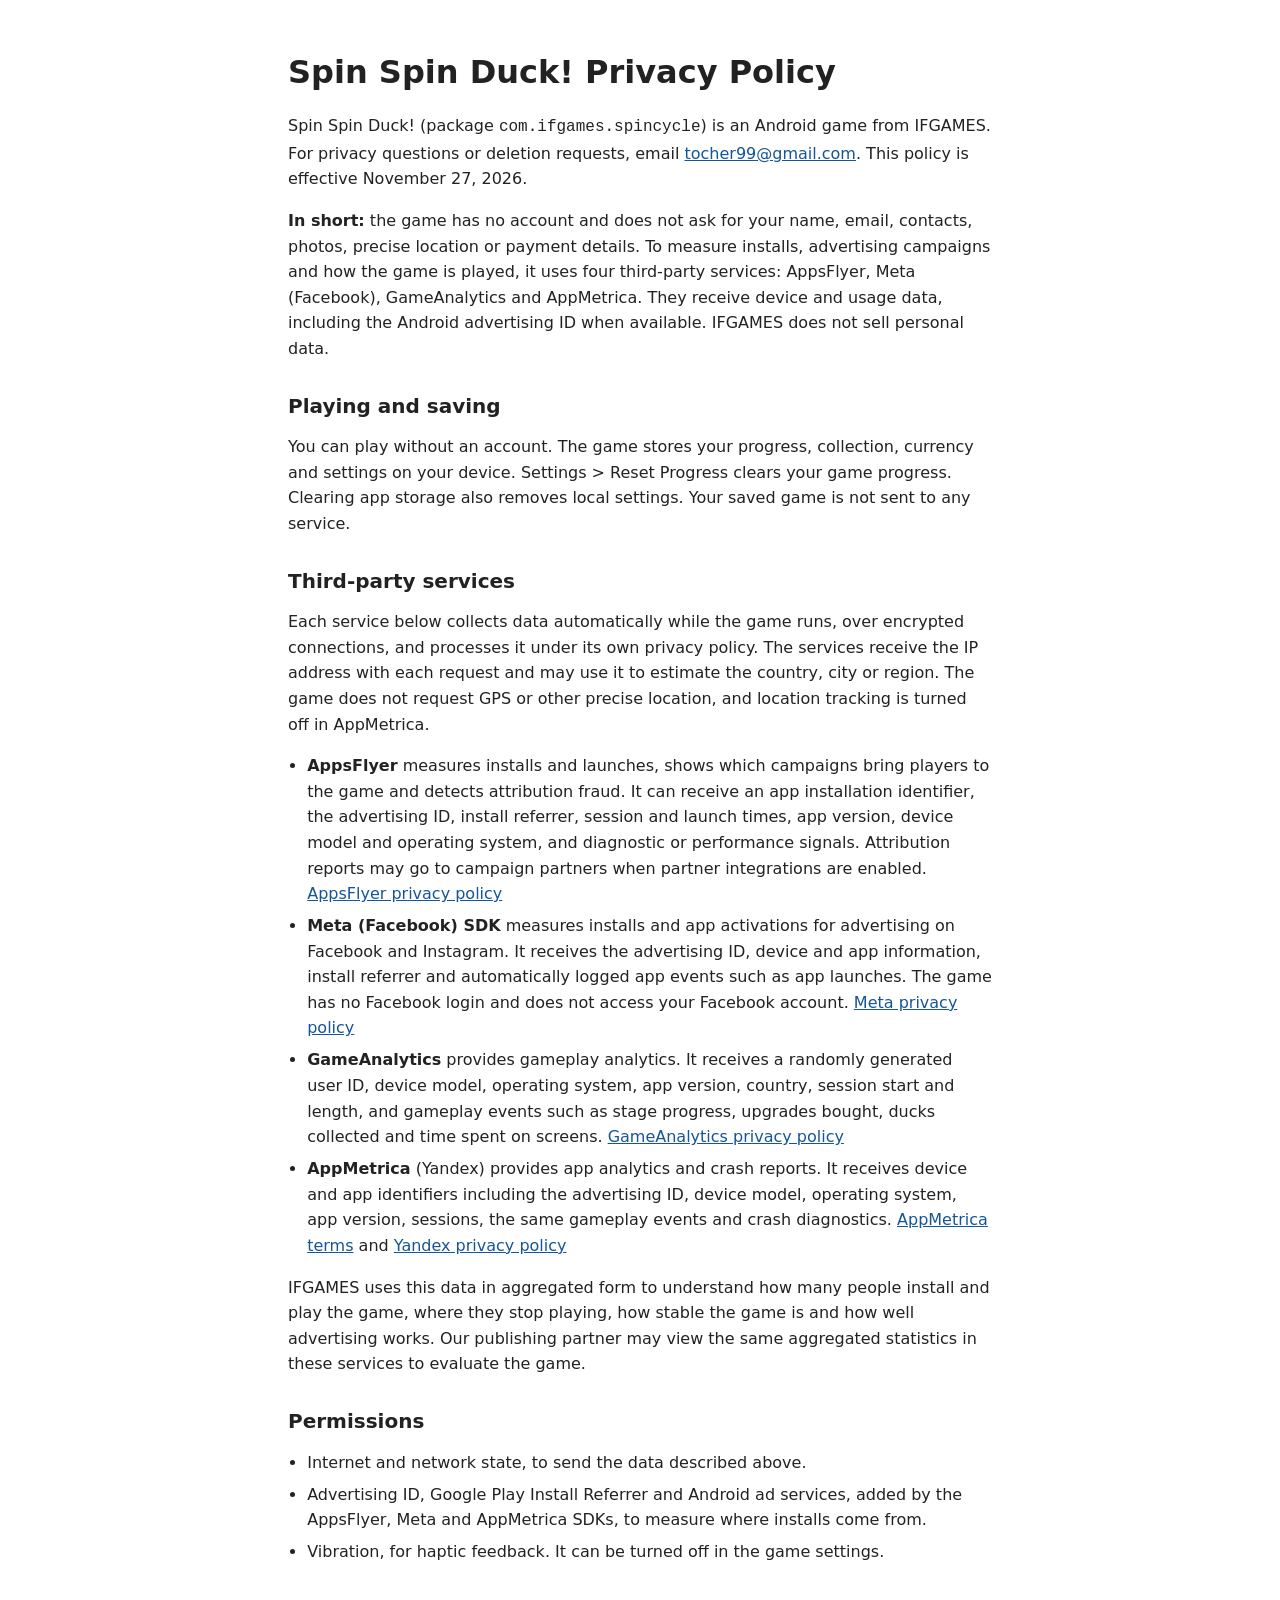
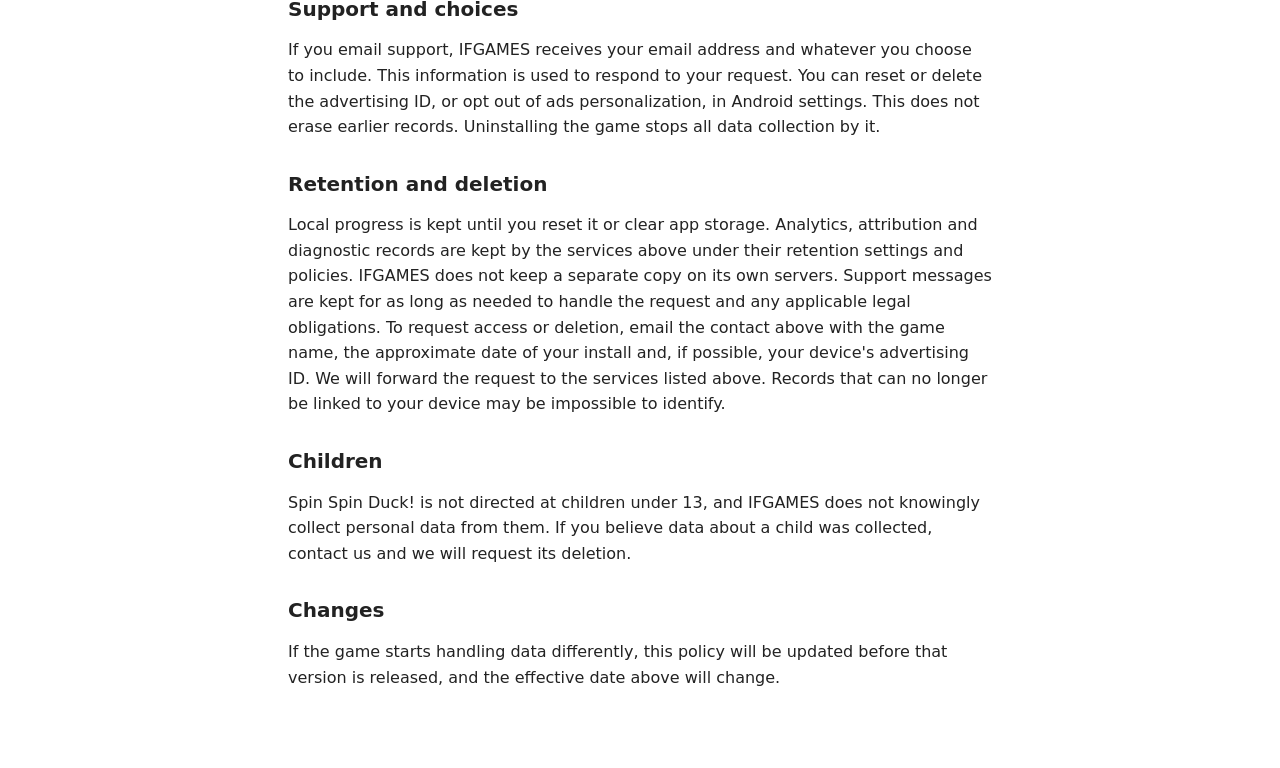
<file: spinspinduck/privacy/index.html>
<!doctype html>
<html lang="en">
<head>
<meta charset="utf-8">
<meta name="viewport" content="width=device-width,initial-scale=1">
<title>Spin Spin Duck! Privacy Policy | IFGAMES</title>
<style>body{max-width:44rem;margin:auto;padding:2rem 1.25rem 4rem;color:#222;background:#fff;font:1rem/1.6 system-ui,sans-serif}h1,h2{line-height:1.2}h2{margin-top:1.6em;font-size:1.25rem}a{color:#14559b;overflow-wrap:anywhere}ul{padding-left:1.2em}li{margin:.4em 0}</style>
</head>
<body><main>
<h1>Spin Spin Duck! Privacy Policy</h1>
<p>Spin Spin Duck! (package <code>com.ifgames.spincycle</code>) is an Android game from IFGAMES. For privacy questions or deletion requests, email <a href="mailto:tocher99@gmail.com">tocher99@gmail.com</a>. This policy is effective November 27, 2026.</p>
<p><strong>In short:</strong> the game has no account and does not ask for your name, email, contacts, photos, precise location or payment details. To measure installs, advertising campaigns and how the game is played, it uses four third-party services: AppsFlyer, Meta (Facebook), GameAnalytics and AppMetrica. They receive device and usage data, including the Android advertising ID when available. IFGAMES does not sell personal data.</p>
<h2>Playing and saving</h2>
<p>You can play without an account. The game stores your progress, collection, currency and settings on your device. Settings &gt; Reset Progress clears your game progress. Clearing app storage also removes local settings. Your saved game is not sent to any service.</p>
<h2>Third-party services</h2>
<p>Each service below collects data automatically while the game runs, over encrypted connections, and processes it under its own privacy policy. The services receive the IP address with each request and may use it to estimate the country, city or region. The game does not request GPS or other precise location, and location tracking is turned off in AppMetrica.</p>
<ul>
<li><strong>AppsFlyer</strong> measures installs and launches, shows which campaigns bring players to the game and detects attribution fraud. It can receive an app installation identifier, the advertising ID, install referrer, session and launch times, app version, device model and operating system, and diagnostic or performance signals. Attribution reports may go to campaign partners when partner integrations are enabled. <a href="https://www.appsflyer.com/legal/services-privacy-policy/" rel="noopener">AppsFlyer privacy policy</a></li>
<li><strong>Meta (Facebook) SDK</strong> measures installs and app activations for advertising on Facebook and Instagram. It receives the advertising ID, device and app information, install referrer and automatically logged app events such as app launches. The game has no Facebook login and does not access your Facebook account. <a href="https://www.facebook.com/privacy/policy/" rel="noopener">Meta privacy policy</a></li>
<li><strong>GameAnalytics</strong> provides gameplay analytics. It receives a randomly generated user ID, device model, operating system, app version, country, session start and length, and gameplay events such as stage progress, upgrades bought, ducks collected and time spent on screens. <a href="https://gameanalytics.com/privacy/" rel="noopener">GameAnalytics privacy policy</a></li>
<li><strong>AppMetrica</strong> (Yandex) provides app analytics and crash reports. It receives device and app identifiers including the advertising ID, device model, operating system, app version, sessions, the same gameplay events and crash diagnostics. <a href="https://yandex.com/legal/appmetrica_termsofuse/" rel="noopener">AppMetrica terms</a> and <a href="https://yandex.com/legal/confidential/" rel="noopener">Yandex privacy policy</a></li>
</ul>
<p>IFGAMES uses this data in aggregated form to understand how many people install and play the game, where they stop playing, how stable the game is and how well advertising works. Our publishing partner may view the same aggregated statistics in these services to evaluate the game.</p>
<h2>Permissions</h2>
<ul>
<li>Internet and network state, to send the data described above.</li>
<li>Advertising ID, Google Play Install Referrer and Android ad services, added by the AppsFlyer, Meta and AppMetrica SDKs, to measure where installs come from.</li>
<li>Vibration, for haptic feedback. It can be turned off in the game settings.</li>
</ul>
<h2>Support and choices</h2>
<p>If you email support, IFGAMES receives your email address and whatever you choose to include. This information is used to respond to your request. You can reset or delete the advertising ID, or opt out of ads personalization, in Android settings. This does not erase earlier records. Uninstalling the game stops all data collection by it.</p>
<h2>Retention and deletion</h2>
<p>Local progress is kept until you reset it or clear app storage. Analytics, attribution and diagnostic records are kept by the services above under their retention settings and policies. IFGAMES does not keep a separate copy on its own servers. Support messages are kept for as long as needed to handle the request and any applicable legal obligations. To request access or deletion, email the contact above with the game name, the approximate date of your install and, if possible, your device's advertising ID. We will forward the request to the services listed above. Records that can no longer be linked to your device may be impossible to identify.</p>
<h2>Children</h2>
<p>Spin Spin Duck! is not directed at children under 13, and IFGAMES does not knowingly collect personal data from them. If you believe data about a child was collected, contact us and we will request its deletion.</p>
<h2>Changes</h2>
<p>If the game starts handling data differently, this policy will be updated before that version is released, and the effective date above will change.</p>
</main></body></html>
</file>
